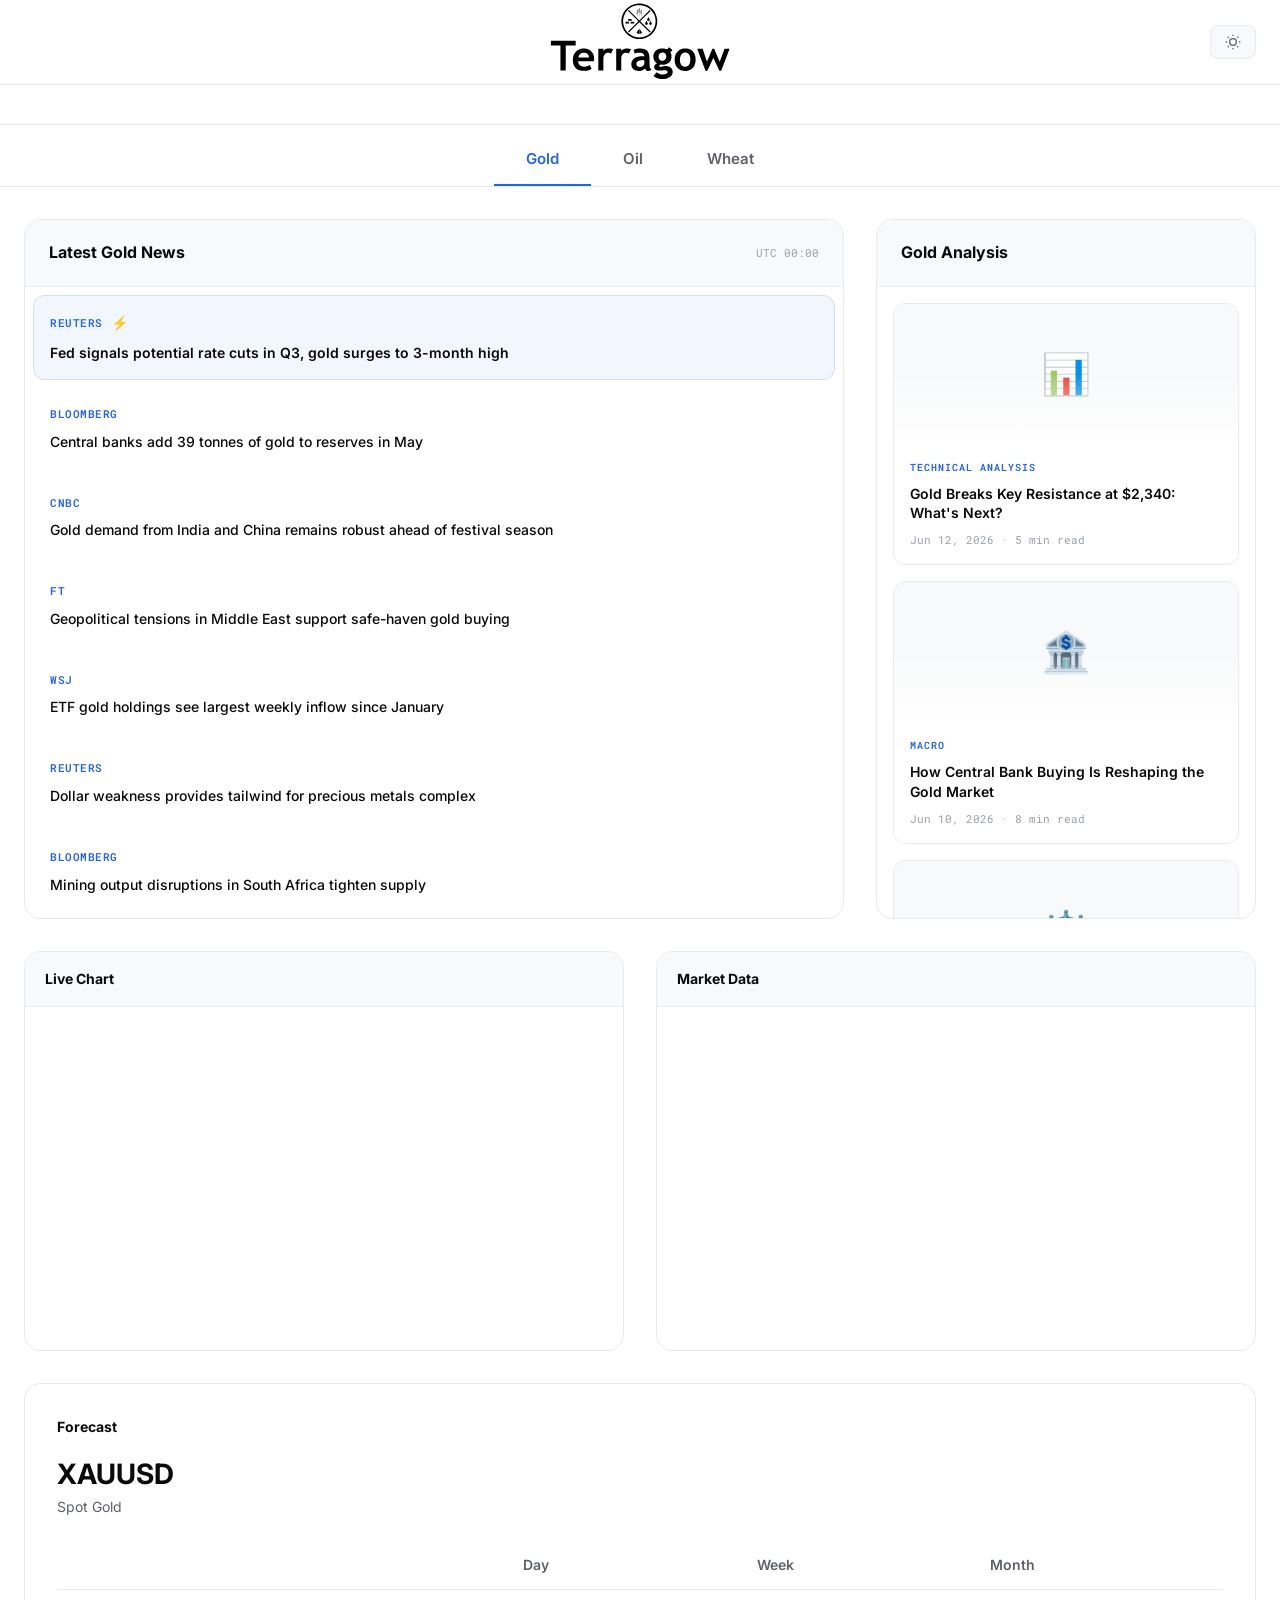
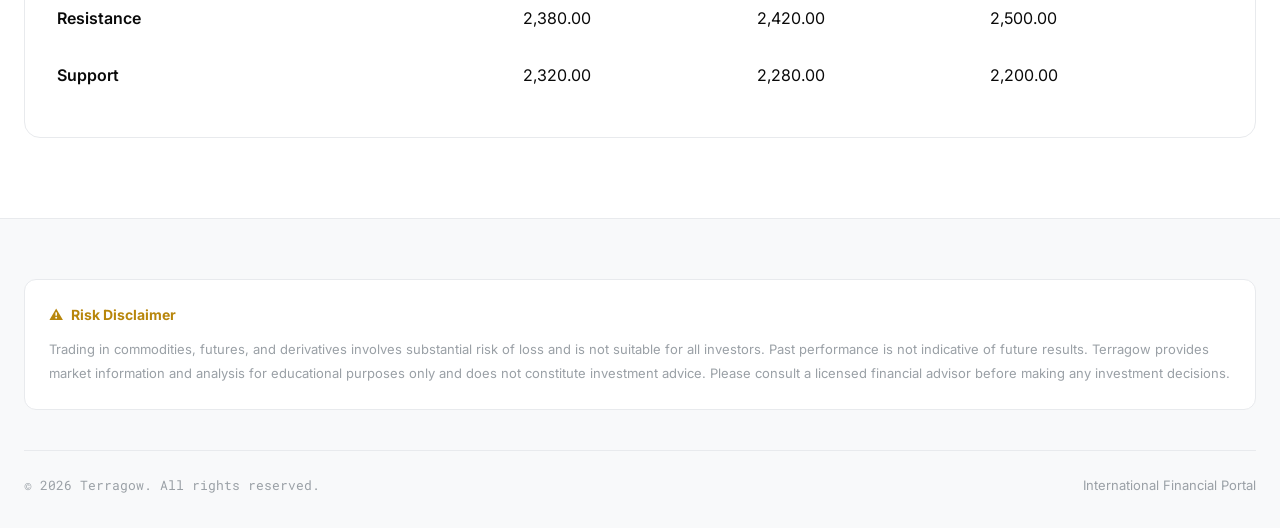
<file: index.html>
<!DOCTYPE html>
<html lang="en">
<head>
    <meta charset="UTF-8">
    <meta name="viewport" content="width=device-width, initial-scale=1.0">
    <title>Terragow — Commodity Markets</title>

    <!-- Fonts -->
    <link rel="preconnect" href="https://fonts.googleapis.com">
    <link href="https://fonts.googleapis.com/css2?family=Inter:wght@300;400;500;600;700;800&family=Roboto+Mono:wght@400;500;600&display=swap" rel="stylesheet">

    <!-- Styles -->
    <link rel="stylesheet" href="css/style.css">

    <!--
        ВАЖНО: скрипт ниже выполняется ДО отрисовки страницы.
        Он читает тему из памяти и ставит её на <html> сразу,
        чтобы не было "мигания" светлой темы при загрузке.
    -->
    <script>
        (function() {
            var theme = localStorage.getItem('terragow-theme') || 'light';
            document.documentElement.setAttribute('data-theme', theme);
        })();
    </script>


    <!-- TradingView widgets (подключаем ОДИН РАЗ) -->
    <script type="module" src="https://widgets.tradingview-widget.com/w/en/tv-ticker-tape.js"></script>
    <script type="module" src="https://widgets.tradingview-widget.com/w/en/tv-mini-chart.js"></script>
    <script type="module" src="https://widgets.tradingview-widget.com/w/en/tv-market-data.js"></script>
</head>
<body>

    <!-- Header -->
    <header class="header">
        <div class="header-inner">
            <a href="index.html" class="header-logo">
                <img src="logo.svg" alt="Terragow">
            </a>
            <div class="header-controls">
                
                <button class="control-btn" onclick="toggleTheme()" id="themeBtn" title="Toggle theme">
                    <svg width="16" height="16" viewBox="0 0 24 24" fill="none" stroke="currentColor" stroke-width="2" id="themeIcon">
                        <circle cx="12" cy="12" r="5"/><line x1="12" y1="1" x2="12" y2="3"/><line x1="12" y1="21" x2="12" y2="23"/><line x1="4.22" y1="4.22" x2="5.64" y2="5.64"/><line x1="18.36" y1="18.36" x2="19.78" y2="19.78"/><line x1="1" y1="12" x2="3" y2="12"/><line x1="21" y1="12" x2="23" y2="12"/><line x1="4.22" y1="19.78" x2="5.64" y2="18.36"/><line x1="18.36" y1="5.64" x2="19.78" y2="4.22"/>
                    </svg>
                </button>
            </div>
        </div>
    </header>

    <!-- TradingView Ticker Tape -->
<div class="ticker-section">
    <tv-ticker-tape
        symbols="CMCMARKETS:GOLD,CFI:WTI,FOREXCOM:WHEAT,CAPITALCOM:DXY,BLACKBULL:BRENT"
        hide-chart
        item-size="compact">
    </tv-ticker-tape>
</div>

    <!-- Main Content -->
    <main class="main-content">

        <!-- Tabs -->
        <nav class="tabs-nav">
            <button class="tab-btn active" data-tab="gold"  onclick="switchTab('gold')"><span class="tab-label">Gold</span></button>
            <button class="tab-btn"        data-tab="oil"   onclick="switchTab('oil')"><span class="tab-label">Oil</span></button>
            <button class="tab-btn"        data-tab="wheat" onclick="switchTab('wheat')"><span class="tab-label">Wheat</span></button>
        </nav>

        <!-- ==================== GOLD TAB ==================== -->
<div class="tab-content active" id="tab-gold">
    <div class="section">

        <!-- Ряд 1: новости + аналитика -->
        <div class="section-grid">
            <div class="news-frame">
                <div class="news-frame-header">
                    <div class="news-frame-title"><span class="tab-news-title">Latest Gold News</span></div>
                    <span style="font-family:'Roboto Mono';font-size:11px;color:var(--text-muted);">UTC 00:00</span>
                </div>
                <div class="news-frame-scroll" id="goldNews"></div>
            </div>
            <div class="articles-block">
                <div class="articles-block-header">
                    <div class="articles-block-title"><span class="tab-articles-title">Gold Analysis</span></div>
                </div>
                <div class="articles-list" id="goldArticles"></div>
            </div>
        </div>

        <!-- Ряд 2: виджеты (Mini Chart + Market Data) -->
        <div class="widgets-row" style="margin-top: 32px;">
            <div class="widget-card">
                <div class="widget-header">Live Chart</div>
                <div class="widget-body">
                    <tv-mini-chart symbol="OANDA:XAUUSD" line-chart-type="Line" style="width:100%;height:100%;display:block;"></tv-mini-chart>
                </div>
            </div>
            <div class="widget-card">
                <div class="widget-header">Market Data</div>
                <div class="widget-body">
                    <tv-market-data
                        symbol-sectors='[{"sectionName":"Indices","symbols":["TVC:GOLD","TVC:SILVER","TVC:PLATINUM","BINANCE:BTCUSDT","CAPITALCOM:DXY"]}]'
                        style="width:100%;height:100%;display:block;">
                    </tv-market-data>
                </div>
            </div>
        </div>

        <!-- Ряд 3: Forecast ← ВОТ СЮДА! -->
        <div class="forecast-block">
            <div class="forecast-title">Forecast</div>
            <div class="forecast-instrument">
                <div class="forecast-tiker" id="goldForecastTiker">—</div>
                <div class="forecast-desc" id="goldForecastDesc">—</div>
            </div>
            <table class="forecast-table">
                <thead>
                    <tr>
                        <th></th>
                        <th>Day</th>
                        <th>Week</th>
                        <th>Month</th>
                    </tr>
                </thead>
                <tbody>
                    <tr>
                        <td class="forecast-label">Resistance</td>
                        <td id="goldForecastResDay">—</td>
                        <td id="goldForecastResWeek">—</td>
                        <td id="goldForecastResMonth">—</td>
                    </tr>
                    <tr>
                        <td class="forecast-label">Support</td>
                        <td id="goldForecastSupDay">—</td>
                        <td id="goldForecastSupWeek">—</td>
                        <td id="goldForecastSupMonth">—</td>
                    </tr>
                </tbody>
            </table>
        </div>

    </div>  <!-- ← закрывающая .section -->
</div>      <!-- ← закрывающая .tab-content -->

        <!-- ==================== OIL TAB ==================== -->
        <div class="tab-content" id="tab-oil">
            <div class="section">
                <div class="section-grid">
                    <div class="news-frame">
                        <div class="news-frame-header">
                            <div class="news-frame-title"><span class="tab-news-title">Latest Oil News</span></div>
                            <span style="font-family:'Roboto Mono';font-size:11px;color:var(--text-muted);">UTC 00:00</span>
                        </div>
                        <div class="news-frame-scroll" id="oilNews"></div>
                    </div>
                    <div class="articles-block">
                        <div class="articles-block-header">
                            <div class="articles-block-title"><span class="tab-articles-title">Oil Analysis</span></div>
                        </div>
                        <div class="articles-list" id="oilArticles"></div>
                    </div>
                </div>

                <div class="widgets-row" style="margin-top: 32px;">
                    <div class="widget-card">
                        <div class="widget-header">Live Chart</div>
                        <div class="widget-body">
                            <tv-mini-chart symbol="BLACKBULL:WTI" line-chart-type="Line" style="width:100%;height:100%;display:block;"></tv-mini-chart>
                        </div>
                    </div>
                    <div class="widget-card">
                        <div class="widget-header">Market Data</div>
                        <div class="widget-body">
                            <tv-market-data
                                symbol-sectors='[{"sectionName":"Indices","symbols":["BLACKBULL:WTI","BLACKBULL:BRENT","CAPITALCOM:NATURALGAS","CAPITALCOM:GASOLINE","FRED:GASDESW"]}]'
                                style="width:100%;height:100%;display:block;">
                            </tv-market-data>
                        </div>
                    </div>
                </div>
                <!-- Forecast -->
<div class="forecast-block">
    <div class="forecast-title">Forecast</div>
    <div class="forecast-instrument">
        <div class="forecast-tiker" id="oilForecastTiker">—</div>
        <div class="forecast-desc" id="oilForecastDesc">—</div>
    </div>
    <table class="forecast-table">
        <thead>
            <tr><th></th><th>Day</th><th>Week</th><th>Month</th></tr>
        </thead>
        <tbody>
            <tr>
                <td class="forecast-label">Resistance</td>
                <td id="oilForecastResDay">—</td>
                <td id="oilForecastResWeek">—</td>
                <td id="oilForecastResMonth">—</td>
            </tr>
            <tr>
                <td class="forecast-label">Support</td>
                <td id="oilForecastSupDay">—</td>
                <td id="oilForecastSupWeek">—</td>
                <td id="oilForecastSupMonth">—</td>
            </tr>
        </tbody>
    </table>
</div>
            </div>
        </div>

      
        <!-- ==================== WHEAT TAB ==================== -->
        <div class="tab-content" id="tab-wheat">
            <div class="section">
                <div class="section-grid">
                    <div class="news-frame">
                        <div class="news-frame-header">
                            <div class="news-frame-title"><span class="tab-news-title">Latest Wheat News</span></div>
                            <span style="font-family:'Roboto Mono';font-size:11px;color:var(--text-muted);">UTC 00:00</span>
                        </div>
                        <div class="news-frame-scroll" id="wheatNews"></div>
                    </div>
                    <div class="articles-block">
                        <div class="articles-block-header">
                            <div class="articles-block-title"><span class="tab-articles-title">Wheat Analysis</span></div>
                        </div>
                        <div class="articles-list" id="wheatArticles"></div>
                    </div>
                </div>

                <div class="widgets-row" style="margin-top: 32px;">
                    <div class="widget-card">
                        <div class="widget-header">Live Chart</div>
                        <div class="widget-body">
                            <tv-mini-chart symbol="FOREXCOM:WHEAT" line-chart-type="Line" style="width:100%;height:100%;display:block;"></tv-mini-chart>
                        </div>
                    </div>
                    <div class="widget-card">
                        <div class="widget-header">Market Data</div>
                        <div class="widget-body">
                            <tv-market-data
                                symbol-sectors='[{"sectionName":"Indices","symbols":["FOREXCOM:WHEAT","FOREXCOM:SOYBEAN","CAPITALCOM:OATS","FOREXCOM:CORN","CAPITALCOM:DXY"]}]'
                                style="width:100%;height:100%;display:block;">
                            </tv-market-data>
                        </div>
                    </div>
                </div>
                <!-- Forecast -->
<div class="forecast-block">
    <div class="forecast-title">Forecast</div>
    <div class="forecast-instrument">
        <div class="forecast-tiker" id="wheatForecastTiker">—</div>
        <div class="forecast-desc" id="wheatForecastDesc">—</div>
    </div>
    <table class="forecast-table">
        <thead>
            <tr><th></th><th>Day</th><th>Week</th><th>Month</th></tr>
        </thead>
        <tbody>
            <tr>
                <td class="forecast-label">Resistance</td>
                <td id="wheatForecastResDay">—</td>
                <td id="wheatForecastResWeek">—</td>
                <td id="wheatForecastResMonth">—</td>
            </tr>
            <tr>
                <td class="forecast-label">Support</td>
                <td id="wheatForecastSupDay">—</td>
                <td id="wheatForecastSupWeek">—</td>
                <td id="wheatForecastSupMonth">—</td>
            </tr>
        </tbody>
    </table>
</div>
            </div>
        </div>

    </main>

    <!-- Footer -->
    <footer class="footer">
        <div class="footer-inner">
            <div class="footer-disclaimer">
                <h4>⚠️ <span class="footer-risk-title">Risk Disclaimer</span></h4>
                <p class="footer-risk-text">Trading in commodities, futures, and derivatives involves substantial risk of loss and is not suitable for all investors. Past performance is not indicative of future results. Terragow provides market information and analysis for educational purposes only and does not constitute investment advice. Please consult a licensed financial advisor before making any investment decisions.</p>
            </div>
            <div class="footer-bottom">
                <div class="footer-copyright">© 2026 Terragow. All rights reserved.</div>
                <div style="color:var(--text-muted);font-size:13px;">International Financial Portal</div>
            </div>
        </div>
    </footer>

    <!-- Scripts -->
    <script src="js/data.js"></script>
    <script src="js/main.js"></script>
    <script src="js/sheets-loader.js"></script>
</body>
</html>
</file>
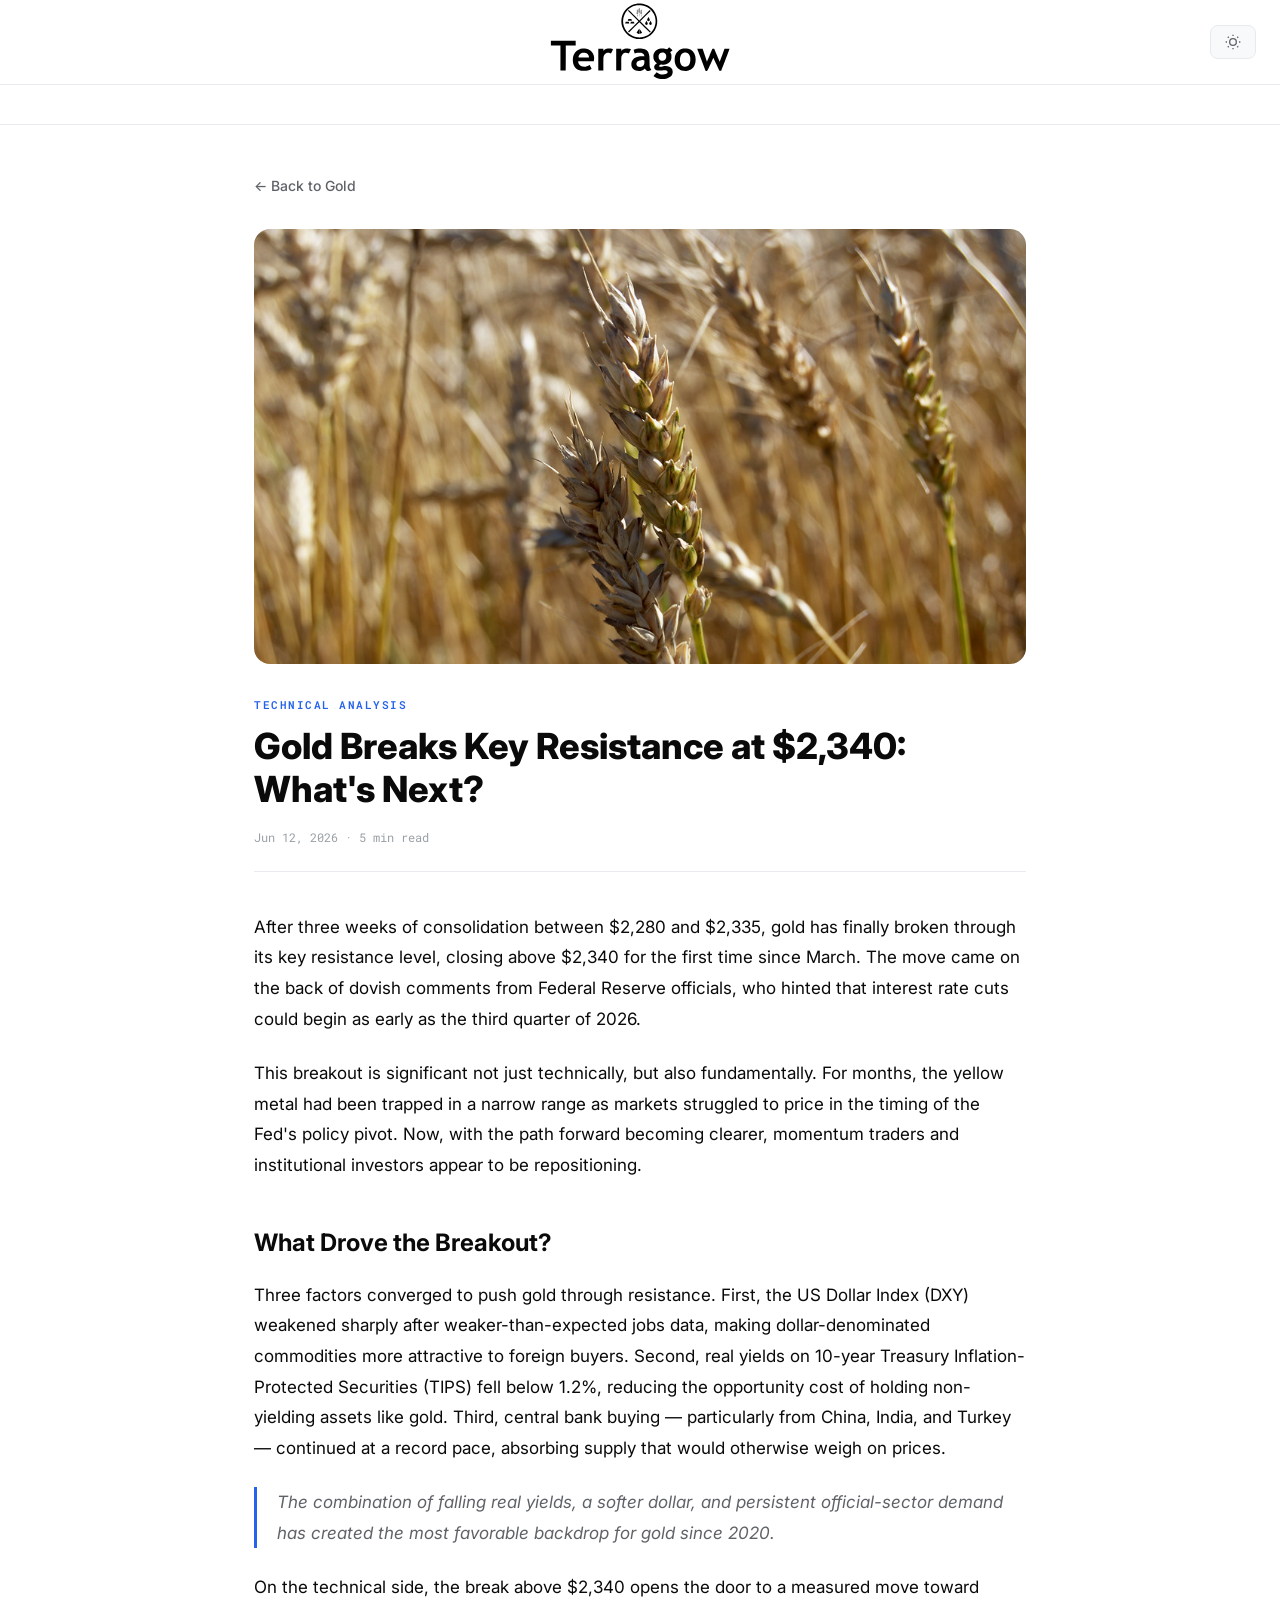
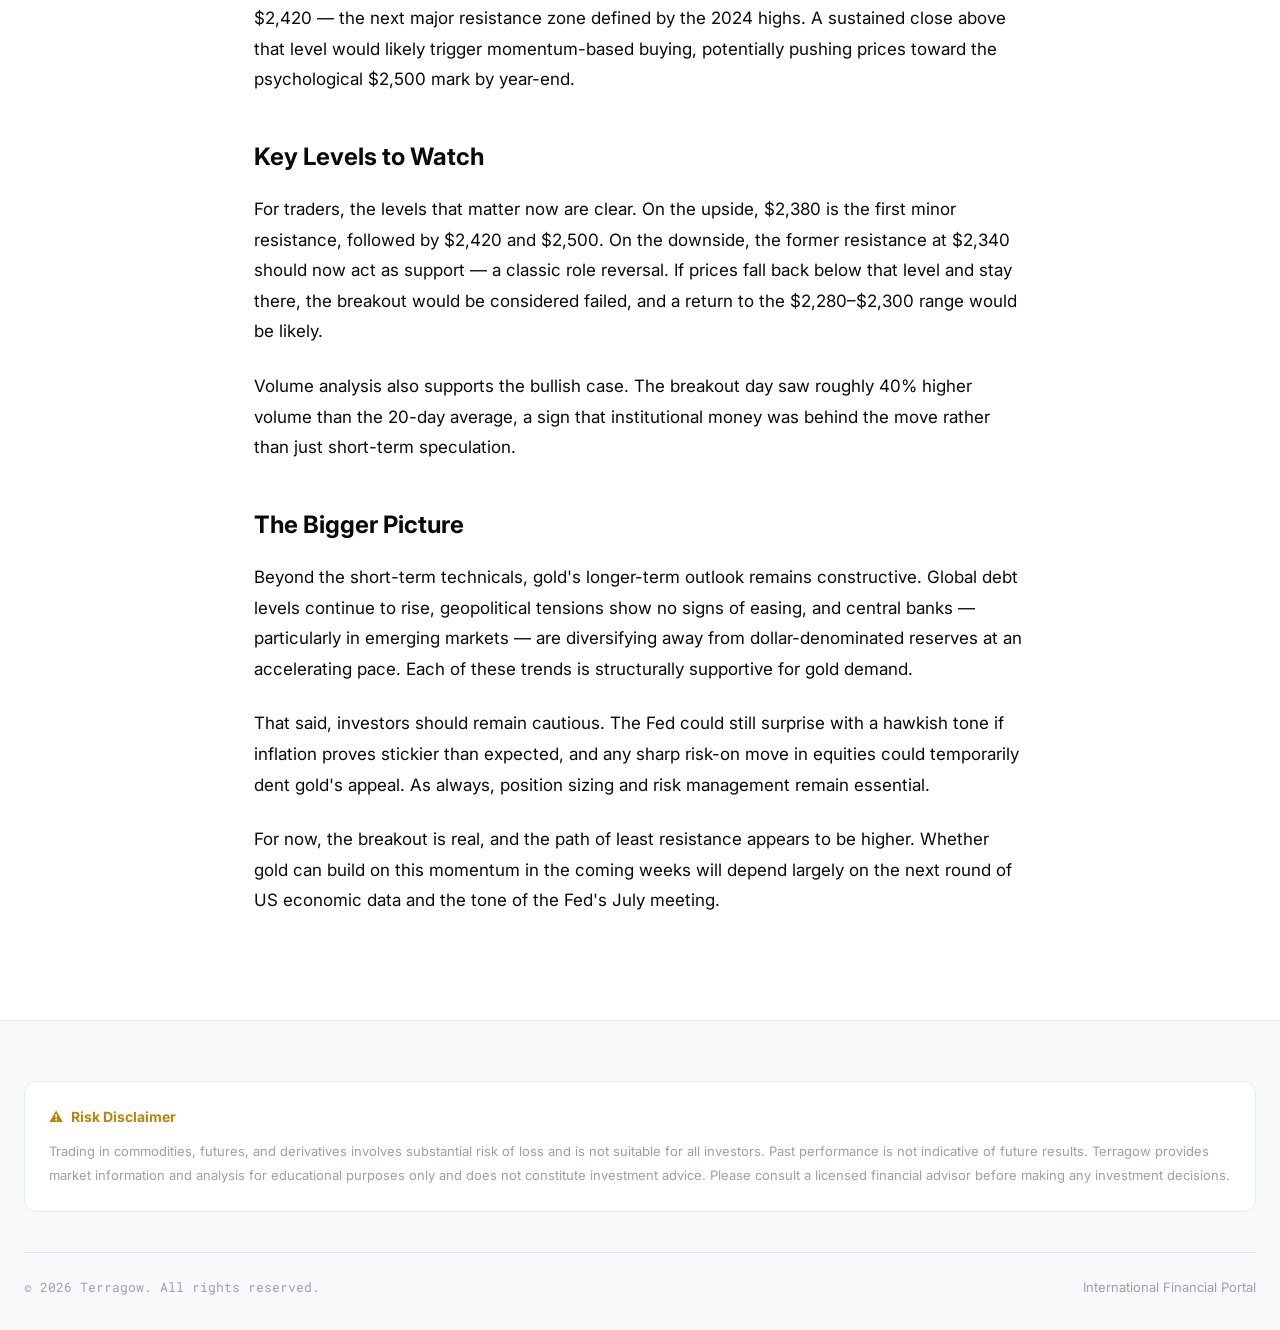
<file: articles/gold-breaks-2340.html>
<!DOCTYPE html>
<html lang="en">
<head>
    <meta charset="UTF-8">
    <meta name="viewport" content="width=device-width, initial-scale=1.0">

    <title>Gold Breaks Key Resistance at $2,340: What's Next? — Terragow</title>

    <link rel="preconnect" href="https://fonts.googleapis.com">
    <link href="https://fonts.googleapis.com/css2?family=Inter:wght@300;400;500;600;700;800&family=Roboto+Mono:wght@400;500;600&display=swap" rel="stylesheet">

    <link rel="stylesheet" href="../css/style.css">

    <script>
        (function() {
            var theme = localStorage.getItem('terragow-theme') || 'light';
            document.documentElement.setAttribute('data-theme', theme);
        })();
    </script>

    <div id="google_translate_element" style="display:none;"></div>
    <script>
        function googleTranslateElementInit() {
            new google.translate.TranslateElement({
                pageLanguage: 'en',
                includedLanguages: 'en,ru,es,it,de,fr',
                layout: google.translate.TranslateElement.InlineLayout.SIMPLE,
                autoDisplay: false
            }, 'google_translate_element');
        }
    </script>
    <script src="//translate.google.com/translate_a/element.js?cb=googleTranslateElementInit"></script>

    <script type="module" src="https://widgets.tradingview-widget.com/w/en/tv-ticker-tape.js"></script>
</head>
<body>

    <header class="header">
        <div class="header-inner">
            <a href="../index.html" class="header-logo">
                <img src="../logo.svg" alt="Terragow">
            </a>
            <div class="header-controls">
                
                <button class="control-btn" onclick="toggleTheme()" id="themeBtn" title="Toggle theme">
                    <svg width="16" height="16" viewBox="0 0 24 24" fill="none" stroke="currentColor" stroke-width="2" id="themeIcon">
                        <circle cx="12" cy="12" r="5"/><line x1="12" y1="1" x2="12" y2="3"/><line x1="12" y1="21" x2="12" y2="23"/><line x1="4.22" y1="4.22" x2="5.64" y2="5.64"/><line x1="18.36" y1="18.36" x2="19.78" y2="19.78"/><line x1="1" y1="12" x2="3" y2="12"/><line x1="21" y1="12" x2="23" y2="12"/><line x1="4.22" y1="19.78" x2="5.64" y2="18.36"/><line x1="18.36" y1="5.64" x2="19.78" y2="4.22"/>
                    </svg>
                </button>
            </div>
        </div>
    </header>

    <div class="ticker-section">
        <tv-ticker-tape
            symbols="CMCMARKETS:GOLD,FOREXCOM:WHEAT,BLACKBULL:BRENT,CAPITALCOM:DXY"
            hide-chart
            item-size="compact">
        </tv-ticker-tape>
    </div>

    <main class="main-content">
        <article class="article-page">

            <a class="article-back" href="../index.html#gold">
                ← Back to Gold
            </a>

            <div class="article-hero">
                <img src="images/gold-breaks-2340.jpg" alt="Gold breaks key resistance at $2,340">
            </div>

            <div class="article-page-tag">Technical Analysis</div>

            <h1>Gold Breaks Key Resistance at $2,340: What's Next?</h1>

            <div class="article-page-meta">Jun 12, 2026 · 5 min read</div>

            <div class="article-body">

                <p>After three weeks of consolidation between $2,280 and $2,335, gold has finally broken through its key resistance level, closing above $2,340 for the first time since March. The move came on the back of dovish comments from Federal Reserve officials, who hinted that interest rate cuts could begin as early as the third quarter of 2026.</p>

                <p>This breakout is significant not just technically, but also fundamentally. For months, the yellow metal had been trapped in a narrow range as markets struggled to price in the timing of the Fed's policy pivot. Now, with the path forward becoming clearer, momentum traders and institutional investors appear to be repositioning.</p>

                <h2>What Drove the Breakout?</h2>

                <p>Three factors converged to push gold through resistance. First, the US Dollar Index (DXY) weakened sharply after weaker-than-expected jobs data, making dollar-denominated commodities more attractive to foreign buyers. Second, real yields on 10-year Treasury Inflation-Protected Securities (TIPS) fell below 1.2%, reducing the opportunity cost of holding non-yielding assets like gold. Third, central bank buying — particularly from China, India, and Turkey — continued at a record pace, absorbing supply that would otherwise weigh on prices.</p>

                <blockquote>The combination of falling real yields, a softer dollar, and persistent official-sector demand has created the most favorable backdrop for gold since 2020.</blockquote>

                <p>On the technical side, the break above $2,340 opens the door to a measured move toward $2,420 — the next major resistance zone defined by the 2024 highs. A sustained close above that level would likely trigger momentum-based buying, potentially pushing prices toward the psychological $2,500 mark by year-end.</p>

                <h2>Key Levels to Watch</h2>

                <p>For traders, the levels that matter now are clear. On the upside, $2,380 is the first minor resistance, followed by $2,420 and $2,500. On the downside, the former resistance at $2,340 should now act as support — a classic role reversal. If prices fall back below that level and stay there, the breakout would be considered failed, and a return to the $2,280–$2,300 range would be likely.</p>

                <p>Volume analysis also supports the bullish case. The breakout day saw roughly 40% higher volume than the 20-day average, a sign that institutional money was behind the move rather than just short-term speculation.</p>

                <h2>The Bigger Picture</h2>

                <p>Beyond the short-term technicals, gold's longer-term outlook remains constructive. Global debt levels continue to rise, geopolitical tensions show no signs of easing, and central banks — particularly in emerging markets — are diversifying away from dollar-denominated reserves at an accelerating pace. Each of these trends is structurally supportive for gold demand.</p>

                <p>That said, investors should remain cautious. The Fed could still surprise with a hawkish tone if inflation proves stickier than expected, and any sharp risk-on move in equities could temporarily dent gold's appeal. As always, position sizing and risk management remain essential.</p>

                <p>For now, the breakout is real, and the path of least resistance appears to be higher. Whether gold can build on this momentum in the coming weeks will depend largely on the next round of US economic data and the tone of the Fed's July meeting.</p>

            </div>

        </article>
    </main>

    <footer class="footer">
        <div class="footer-inner">
            <div class="footer-disclaimer">
                <h4>⚠️ <span class="footer-risk-title">Risk Disclaimer</span></h4>
                <p class="footer-risk-text">Trading in commodities, futures, and derivatives involves substantial risk of loss and is not suitable for all investors. Past performance is not indicative of future results. Terragow provides market information and analysis for educational purposes only and does not constitute investment advice. Please consult a licensed financial advisor before making any investment decisions.</p>
            </div>
            <div class="footer-bottom">
                <div class="footer-copyright">© 2026 Terragow. All rights reserved.</div>
                <div style="color:var(--text-muted);font-size:13px;">International Financial Portal</div>
            </div>
        </div>
    </footer>

    <script src="../js/data.js"></script>
    <script src="../js/main.js"></script>
</body>
</html>
</file>
<file: css/style.css>
/* ============================================
   TERRAGOW — Commodity Markets
   Styles
   ============================================ */

/* ===== CSS Variables ===== */
:root {
    --bg-primary: #ffffff;
    --bg-secondary: #f8f9fa;
    --bg-card: #ffffff;
    --bg-hover: #f1f3f4;
    --text-primary: #0a0a0a;
    --text-secondary: #5f6368;
    --text-muted: #9aa0a6;
    --accent-blue: #2563eb;
    --accent-blue-hover: #1d4ed8;
    --accent-gold: #b8860b;
    --price-up: #16a34a;
    --price-down: #dc2626;
    --border: #e8eaed;
    --border-light: #dadce0;
    --shadow: 0 1px 3px rgba(0,0,0,0.08);
    --shadow-hover: 0 4px 12px rgba(0,0,0,0.12);
}

[data-theme="dark"] {
    --bg-primary: #0a0a0a;
    --bg-secondary: #111111;
    --bg-card: #141414;
    --bg-hover: #1a1a1a;
    --text-primary: #ffffff;
    --text-secondary: #a0a0a0;
    --text-muted: #666666;
    --accent-blue: #3b82f6;
    --accent-blue-hover: #60a5fa;
    --accent-gold: #d4af37;
    --price-up: #22c55e;
    --price-down: #ef4444;
    --border: #222222;
    --border-light: #333333;
    --shadow: 0 1px 3px rgba(0,0,0,0.3);
    --shadow-hover: 0 4px 12px rgba(0,0,0,0.5);
}

/* ===== Reset ===== */
* { margin: 0; padding: 0; box-sizing: border-box; }
html { scroll-behavior: smooth; }

body {
    font-family: 'Inter', -apple-system, BlinkMacSystemFont, sans-serif;
    background: var(--bg-primary);
    color: var(--text-primary);
    line-height: 1.6;
    overflow-x: hidden;
    transition: background 0.3s, color 0.3s;
}

/* ===== Header ===== */
.header {
    position: fixed;
    top: 0; left: 0; right: 0;
    z-index: 1000;
    background: var(--bg-primary);
    border-bottom: 1px solid var(--border);
    transition: all 0.3s;
    height: 85px;
}
.header-inner {
    max-width: 1400px;
    margin: 0 auto;
    padding: 0 24px;
    display: flex;
    align-items: center;
    justify-content: center;
    height: 100%;
    position: relative;
}
.header-logo { display: flex; align-items: center; text-decoration: none; }
.header-logo img {
    width: 200px;
    height: auto;
    display: block;
    transition: filter 0.3s;
    min-width: 180px;
}
[data-theme="dark"] .header-logo img { filter: invert(1); }

.header-controls {
    position: absolute;
    right: 24px;
    display: flex;
    align-items: center;
    gap: 12px;
}
.control-btn {
    background: var(--bg-secondary);
    border: 1px solid var(--border);
    color: var(--text-secondary);
    padding: 8px 14px;
    border-radius: 8px;
    font-family: 'Inter', sans-serif;
    font-size: 13px;
    font-weight: 500;
    cursor: pointer;
    display: flex;
    align-items: center;
    gap: 6px;
    transition: all 0.2s;
}
.control-btn:hover { background: var(--bg-hover); color: var(--text-primary); }


/* ===== Ticker ===== */
.ticker-section {
    position: fixed;
    top: 85px;                /* точно под хедером */
    left: 0; right: 0;
    z-index: 999;
    background: var(--bg-primary);
    border-bottom: 1px solid var(--border);
    height: 40px;             /* фиксированная высота — обрезает копирайт */
    overflow: hidden;         /* прячет всё, что не влезло */
    line-height: 0;
}

.ticker-section tv-ticker-tape {
    display: block;
    width: 100%;
    margin-top: -4px;         /* компенсируем внутренний отступ виджета сверху */
}
.ticker-wrapper {
    display: flex;
    align-items: center;
    height: 100%;
    overflow: hidden;
    position: relative;
}
.ticker-track {
    display: flex;
    animation: ticker 30s linear infinite;
    white-space: nowrap;
    will-change: transform;
}
.ticker-track:hover { animation-play-state: paused; }
@keyframes ticker {
    0% { transform: translateX(0); }
    100% { transform: translateX(-50%); }
}
.ticker-item {
    display: inline-flex;
    align-items: center;
    gap: 10px;
    padding: 0 28px;
    font-family: 'Roboto Mono', monospace;
    font-size: 14px;
    font-weight: 500;
    border-right: 1px solid var(--border);
}
.ticker-symbol { color: var(--text-secondary); font-weight: 400; font-size: 13px; }
.ticker-price { color: var(--text-primary); font-weight: 600; }
.ticker-change {
    display: inline-flex;
    align-items: center;
    gap: 4px;
    font-size: 13px;
    font-weight: 500;
}
.ticker-change.up { color: var(--price-up); }
.ticker-change.down { color: var(--price-down); }

/* ===== Main Layout ===== */
.main-content { margin-top: 133px; min-height: calc(100vh - 112px); }

/* ===== Tabs ===== */
.tabs-nav {
    display: flex;
    justify-content: center;
    gap: 0;
    border-bottom: 1px solid var(--border);
    background: var(--bg-primary);
    position: sticky;
    top: 133px;
    z-index: 998;
}
.tab-btn {
    padding: 16px 32px;
    background: none;
    border: none;
    border-bottom: 2px solid transparent;
    color: var(--text-secondary);
    font-family: 'Inter', sans-serif;
    font-size: 15px;
    font-weight: 600;
    cursor: pointer;
    transition: all 0.2s;
    position: relative;
}
.tab-btn:hover { color: var(--text-primary); }
.tab-btn.active { color: var(--accent-blue); border-bottom-color: var(--accent-blue); }

.tab-content { display: none; }
.tab-content.active { display: block; }

/* ===== Section ===== */
.section { max-width: 1400px; margin: 0 auto; padding: 32px 24px 80px; }
.section-grid {
    display: grid;
    grid-template-columns: 1fr 380px;
    gap: 32px;
    align-items: start;
}

/* ===== News Frame (left) ===== */
.news-frame {
    background: var(--bg-card);
    border: 1px solid var(--border);
    border-radius: 16px;
    overflow: hidden;
    display: flex;
    flex-direction: column;
    height: 700px;
}
.news-frame-header {
    padding: 20px 24px;
    border-bottom: 1px solid var(--border);
    display: flex;
    justify-content: space-between;
    align-items: center;
    background: var(--bg-secondary);
}
.news-frame-title { font-size: 16px; font-weight: 700; display: flex; align-items: center; gap: 8px; }
.news-frame-scroll { overflow-y: auto; flex: 1; padding: 8px; }
.news-frame-scroll::-webkit-scrollbar { width: 6px; }
.news-frame-scroll::-webkit-scrollbar-track { background: transparent; }
.news-frame-scroll::-webkit-scrollbar-thumb { background: var(--border-light); border-radius: 3px; }

.news-item {
    padding: 16px;
    border-radius: 12px;
    margin-bottom: 8px;
    transition: all 0.2s;
    border: 1px solid transparent;
}
.news-item:hover { background: var(--bg-hover); border-color: var(--border-light); }
.news-item.flash { background: rgba(37, 99, 235, 0.06); border: 1px solid rgba(37, 99, 235, 0.15); }
.news-item.flash:hover { background: rgba(37, 99, 235, 0.1); }
.news-item-header { display: flex; align-items: center; gap: 8px; margin-bottom: 8px; }
.news-source {
    font-family: 'Roboto Mono', monospace;
    font-size: 11px;
    color: var(--accent-blue);
    font-weight: 600;
    text-transform: uppercase;
    letter-spacing: 0.5px;
}
.news-time { font-family: 'Roboto Mono', monospace; font-size: 11px; color: var(--text-muted); }
.news-flash-icon { color: #f59e0b; font-size: 14px; }
.news-title { font-size: 14px; font-weight: 500; line-height: 1.5; color: var(--text-primary); }
.news-title.flash { font-weight: 600; }

/* ===== Articles Block (right sidebar) ===== */
.articles-block {
    background: var(--bg-card);
    border: 1px solid var(--border);
    border-radius: 16px;
    overflow: hidden;
    display: flex;
    flex-direction: column;
    height: 700px;
}
.articles-block-header {
    padding: 20px 24px;
    border-bottom: 1px solid var(--border);
    background: var(--bg-secondary);
}
.articles-block-title { font-size: 16px; font-weight: 700; }
.articles-list { overflow-y: auto; flex: 1; padding: 16px; }
.articles-list::-webkit-scrollbar { width: 6px; }
.articles-list::-webkit-scrollbar-track { background: transparent; }
.articles-list::-webkit-scrollbar-thumb { background: var(--border-light); border-radius: 3px; }

/* ===== Article Card (link) ===== */
.article-card {
    display: block;
    text-decoration: none;
    color: inherit;
    border-radius: 12px;
    overflow: hidden;
    margin-bottom: 16px;
    border: 1px solid var(--border);
    transition: all 0.3s;
    cursor: pointer;
}
.article-card:hover {
    transform: translateY(-2px);
    box-shadow: var(--shadow-hover);
    border-color: var(--border-light);
}
.article-image {
    width: 100%;
    height: 140px;
    background: var(--bg-secondary);
    display: flex;
    align-items: center;
    justify-content: center;
    font-size: 40px;
    position: relative;
}
.article-image::after {
    content: '';
    position: absolute;
    bottom: 0; left: 0; right: 0;
    height: 50%;
    background: linear-gradient(to top, var(--bg-card), transparent);
}
.article-content { padding: 16px; }
.article-tag {
    font-family: 'Roboto Mono', monospace;
    font-size: 10px;
    font-weight: 600;
    color: var(--accent-blue);
    text-transform: uppercase;
    letter-spacing: 1px;
    margin-bottom: 8px;
}
.article-title { font-size: 14px; font-weight: 600; line-height: 1.4; margin-bottom: 8px; }
.article-meta { font-family: 'Roboto Mono', monospace; font-size: 11px; color: var(--text-muted); }

/* ===== Widgets row ===== */
.widgets-row {
    display: grid;
    grid-template-columns: 1fr 1fr;
    gap: 32px;
}
.widget-card {
    background: var(--bg-card);
    border: 1px solid var(--border);
    border-radius: 16px;
    overflow: hidden;
    height: 400px;
}
.widget-header {
    padding: 16px 20px;
    border-bottom: 1px solid var(--border);
    background: var(--bg-secondary);
    font-size: 14px;
    font-weight: 700;
    color: var(--text-primary);
}
.widget-body { height: calc(100% - 53px); padding: 8px; }
.widget-body iframe { width: 100%; height: 100%; border: 0; }
.widget-placeholder {
    display: flex;
    align-items: center;
    justify-content: center;
    flex-direction: column;
    height: 100%;
    color: var(--text-muted);
    gap: 12px;
}
.tradingview-widget-copyright { display: none !important; }

/* ===== Footer ===== */
.footer {
    background: var(--bg-secondary);
    border-top: 1px solid var(--border);
    padding: 60px 24px 32px;
}
.footer-inner { max-width: 1400px; margin: 0 auto; }
.footer-disclaimer {
    margin-bottom: 40px;
    padding: 24px;
    background: var(--bg-card);
    border: 1px solid var(--border);
    border-radius: 12px;
}
.footer-disclaimer h4 {
    font-size: 14px;
    font-weight: 700;
    margin-bottom: 12px;
    color: var(--accent-gold);
    display: flex;
    align-items: center;
    gap: 8px;
}
.footer-disclaimer p { color: var(--text-muted); font-size: 13px; line-height: 1.8; }
.footer-bottom {
    display: flex;
    justify-content: space-between;
    align-items: center;
    flex-wrap: wrap;
    gap: 16px;
    padding-top: 24px;
    border-top: 1px solid var(--border);
}
.footer-copyright { color: var(--text-muted); font-size: 13px; font-family: 'Roboto Mono', monospace; }

/* ============================================
   ARTICLE PAGE STYLES
   ============================================ */
.article-page {
    max-width: 820px;
    margin: 0 auto;
    padding: 40px 24px 80px;
}
.article-back {
    display: inline-flex;
    align-items: center;
    gap: 8px;
    color: var(--text-secondary);
    text-decoration: none;
    font-size: 14px;
    font-weight: 500;
    margin-bottom: 32px;
    transition: color 0.2s;
}
.article-back:hover { color: var(--accent-blue); }

.article-hero {
    width: 100%;
    aspect-ratio: 16 / 9;
    border-radius: 16px;
    overflow: hidden;
    margin-bottom: 32px;
    background: var(--bg-secondary);
}
.article-hero img {
    width: 100%;
    height: 100%;
    object-fit: cover;
    display: block;
}

.article-page-tag {
    font-family: 'Roboto Mono', monospace;
    font-size: 11px;
    font-weight: 600;
    color: var(--accent-blue);
    text-transform: uppercase;
    letter-spacing: 1.5px;
    margin-bottom: 12px;
}
.article-page h1 {
    font-size: 36px;
    font-weight: 800;
    line-height: 1.2;
    margin-bottom: 16px;
    color: var(--text-primary);
}
.article-page-meta {
    font-family: 'Roboto Mono', monospace;
    font-size: 12px;
    color: var(--text-muted);
    margin-bottom: 40px;
    padding-bottom: 24px;
    border-bottom: 1px solid var(--border);
}
.article-body {
    font-size: 17px;
    line-height: 1.8;
    color: var(--text-primary);
}
.article-body p { margin-bottom: 24px; }
.article-body h2 {
    font-size: 24px;
    font-weight: 700;
    margin: 40px 0 16px;
    color: var(--text-primary);
}
.article-body h3 {
    font-size: 19px;
    font-weight: 700;
    margin: 32px 0 12px;
    color: var(--text-primary);
}
.article-body ul, .article-body ol {
    margin: 0 0 24px 24px;
}
.article-body li { margin-bottom: 8px; }
.article-body blockquote {
    border-left: 3px solid var(--accent-blue);
    padding-left: 20px;
    margin: 24px 0;
    font-style: italic;
    color: var(--text-secondary);
}
.article-body a {
    color: var(--accent-blue);
    text-decoration: none;
    border-bottom: 1px solid var(--accent-blue);
}
.article-body a:hover { color: var(--accent-blue-hover); }
.article-body img {
    max-width: 100%;
    height: auto;
    border-radius: 12px;
    margin: 24px 0;
}

/* ===== Responsive ===== */
@media (max-width: 1024px) {
    .section-grid { grid-template-columns: 1fr; }
    .articles-block { height: auto; max-height: 600px; }
    .widgets-row { grid-template-columns: 1fr; }
    .widget-card { height: 350px; }
    .article-page h1 { font-size: 28px; }
}
@media (max-width: 768px) {
    .header-inner { padding: 0 16px; }
    .header-logo img { width: 160px; min-width: 160px; }
    .header-controls { right: 16px; gap: 8px; }
    .control-btn { padding: 6px 10px; font-size: 12px; }
    .tab-btn { padding: 12px 16px; font-size: 13px; }
    .section { padding: 20px 16px 60px; }
    .news-frame { height: auto; max-height: 600px; }
    .article-page { padding: 24px 16px 60px; }
    .article-page h1 { font-size: 24px; }
    .article-body { font-size: 16px; }
}
@media (max-width: 480px) {
    .header-logo img { width: 140px; min-width: 140px; }
    .tab-btn { padding: 10px 12px; font-size: 12px; }
    .article-page h1 { font-size: 22px; }
}
/* ============================================
   FORECAST BLOCK
   ============================================ */
.forecast-block {
    margin-top: 32px;
    background: var(--bg-card);
    border: 1px solid var(--border);
    border-radius: 16px;
    padding: 32px;
}

.forecast-title {
    font-size: 14px;
    font-weight: 700;
    margin-bottom: 20px;
    color: var(--text-primary);
}

.forecast-instrument {
    margin-bottom: 24px;
}

.forecast-tiker {
    font-size: 28px;
    font-weight: 700;
    color: var(--text-primary);
    line-height: 1.2;
    margin-bottom: 4px;
}

.forecast-desc {
    font-size: 14px;
    color: var(--text-secondary);
}

.forecast-table {
    width: 100%;
    border-collapse: collapse;
}

.forecast-table th {
    text-align: left;
    font-size: 14px;
    font-weight: 600;
    color: var(--text-secondary);
    padding: 12px 0;
    border-bottom: 1px solid var(--border);
}

.forecast-table th:first-child {
    width: 40%;
}

.forecast-table td {
    padding: 16px 0;
    font-size: 16px;
    color: var(--text-primary);
}

.forecast-table .forecast-label {
    font-size: 16px;
    font-weight: 600;
    color: var(--text-primary);
}

/* Адаптивность */
@media (max-width: 768px) {
    .forecast-block { padding: 20px 16px; }
    .forecast-tiker { font-size: 22px; }
    .forecast-table th:first-child { width: 35%; }
    .forecast-table td { font-size: 14px; padding: 12px 0; }
    .forecast-table .forecast-label { font-size: 14px; }
}
</file>
